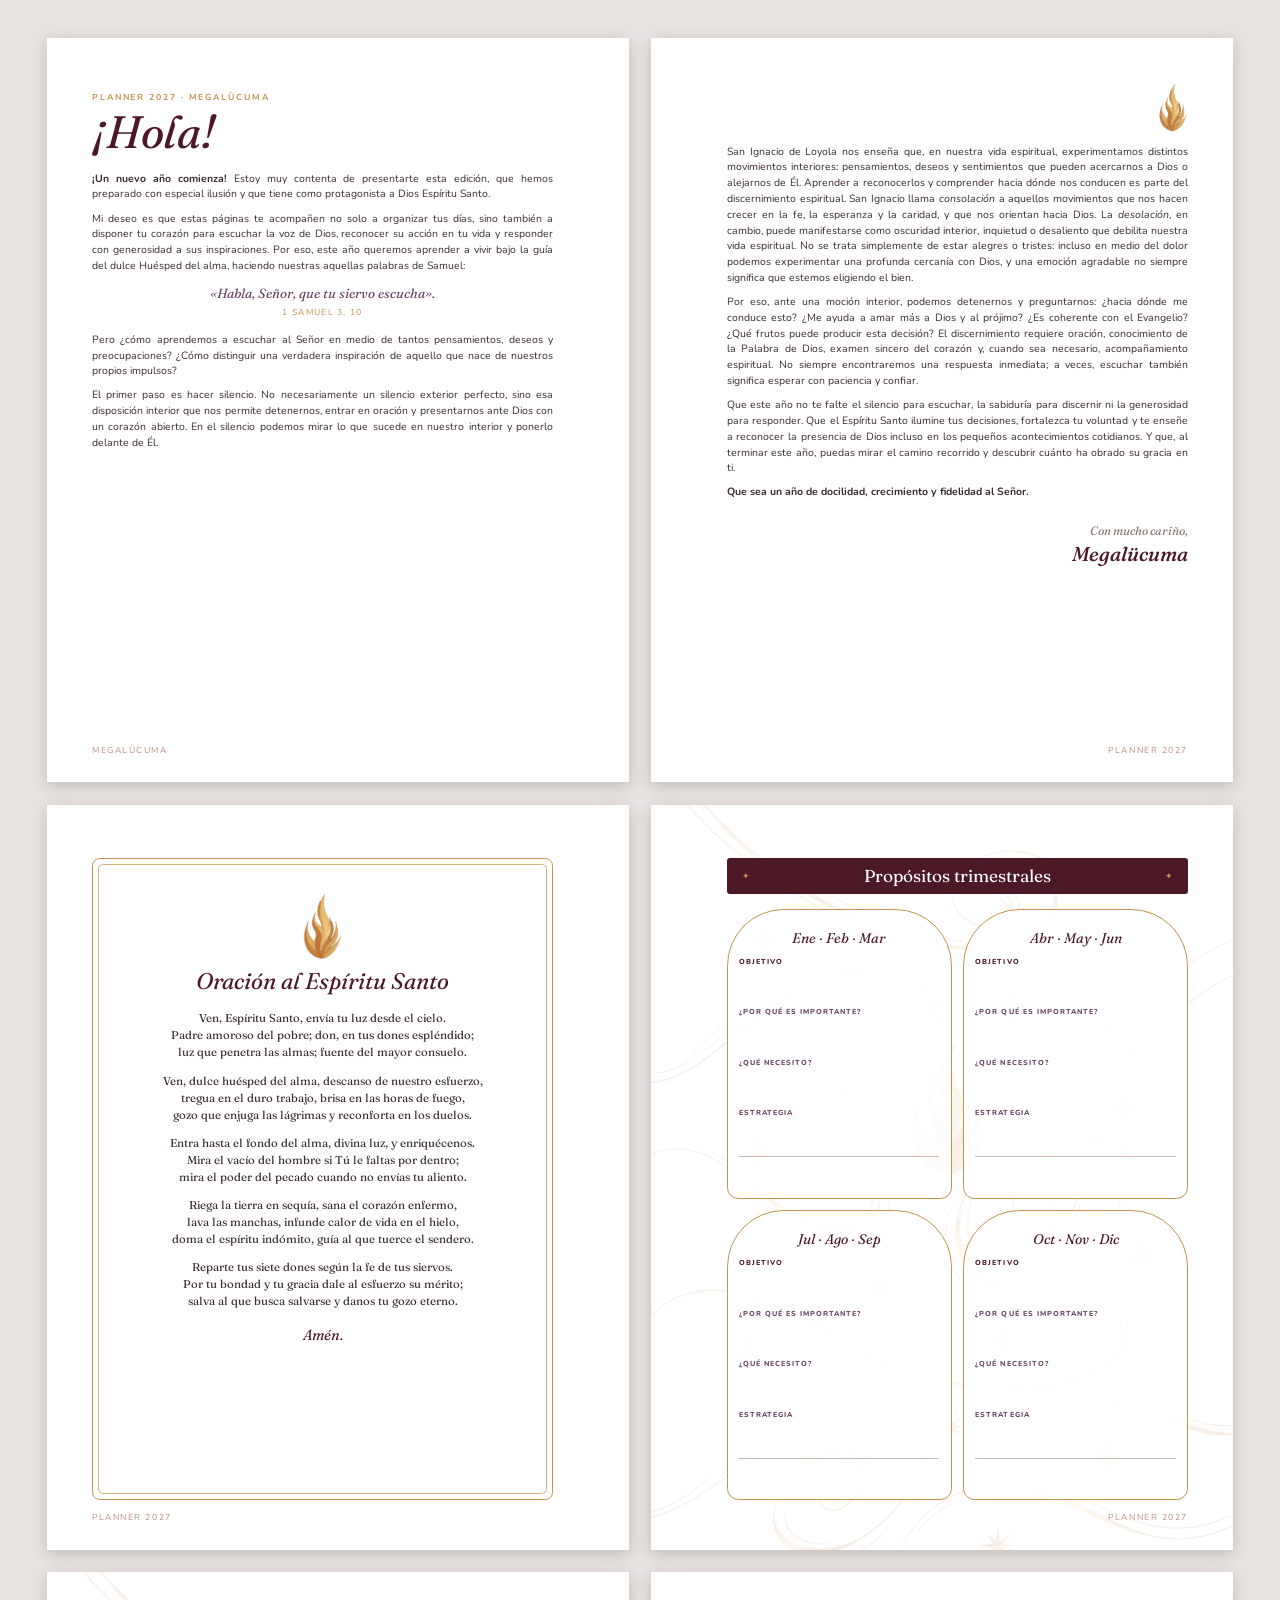
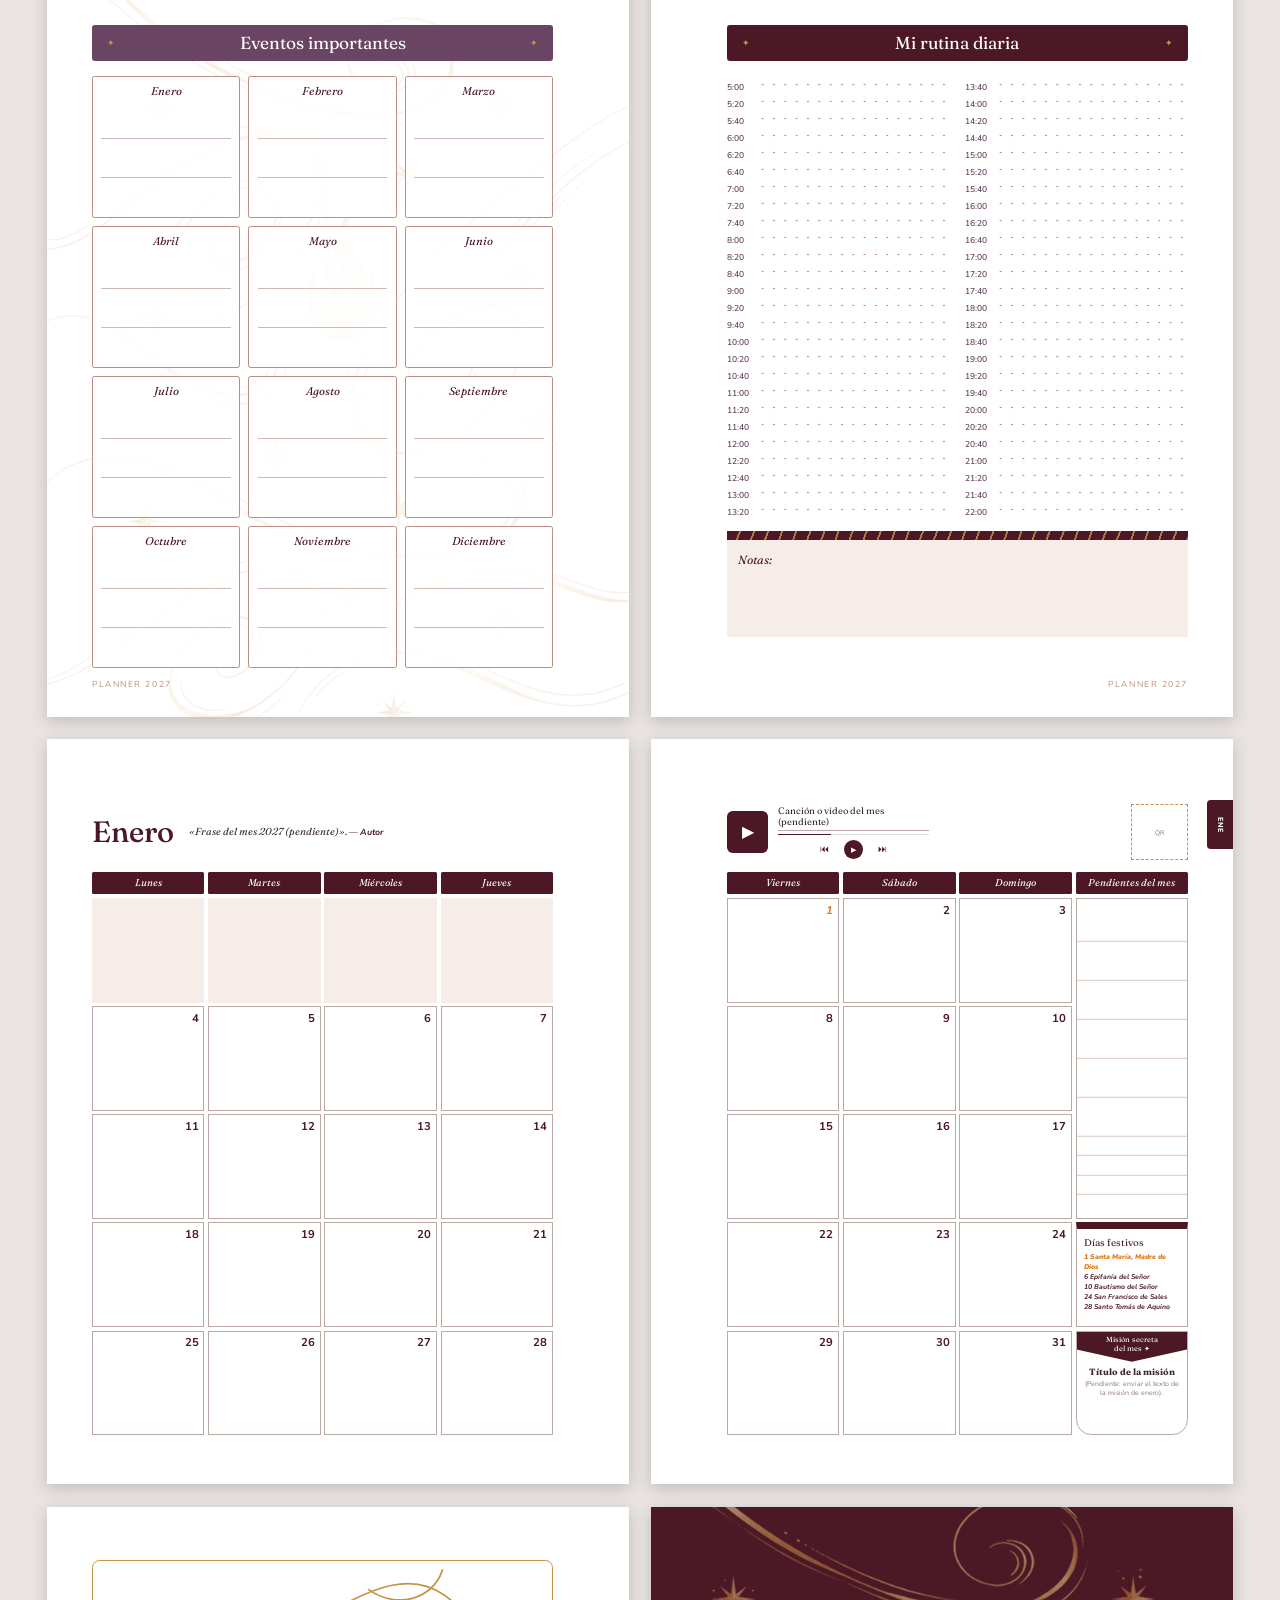
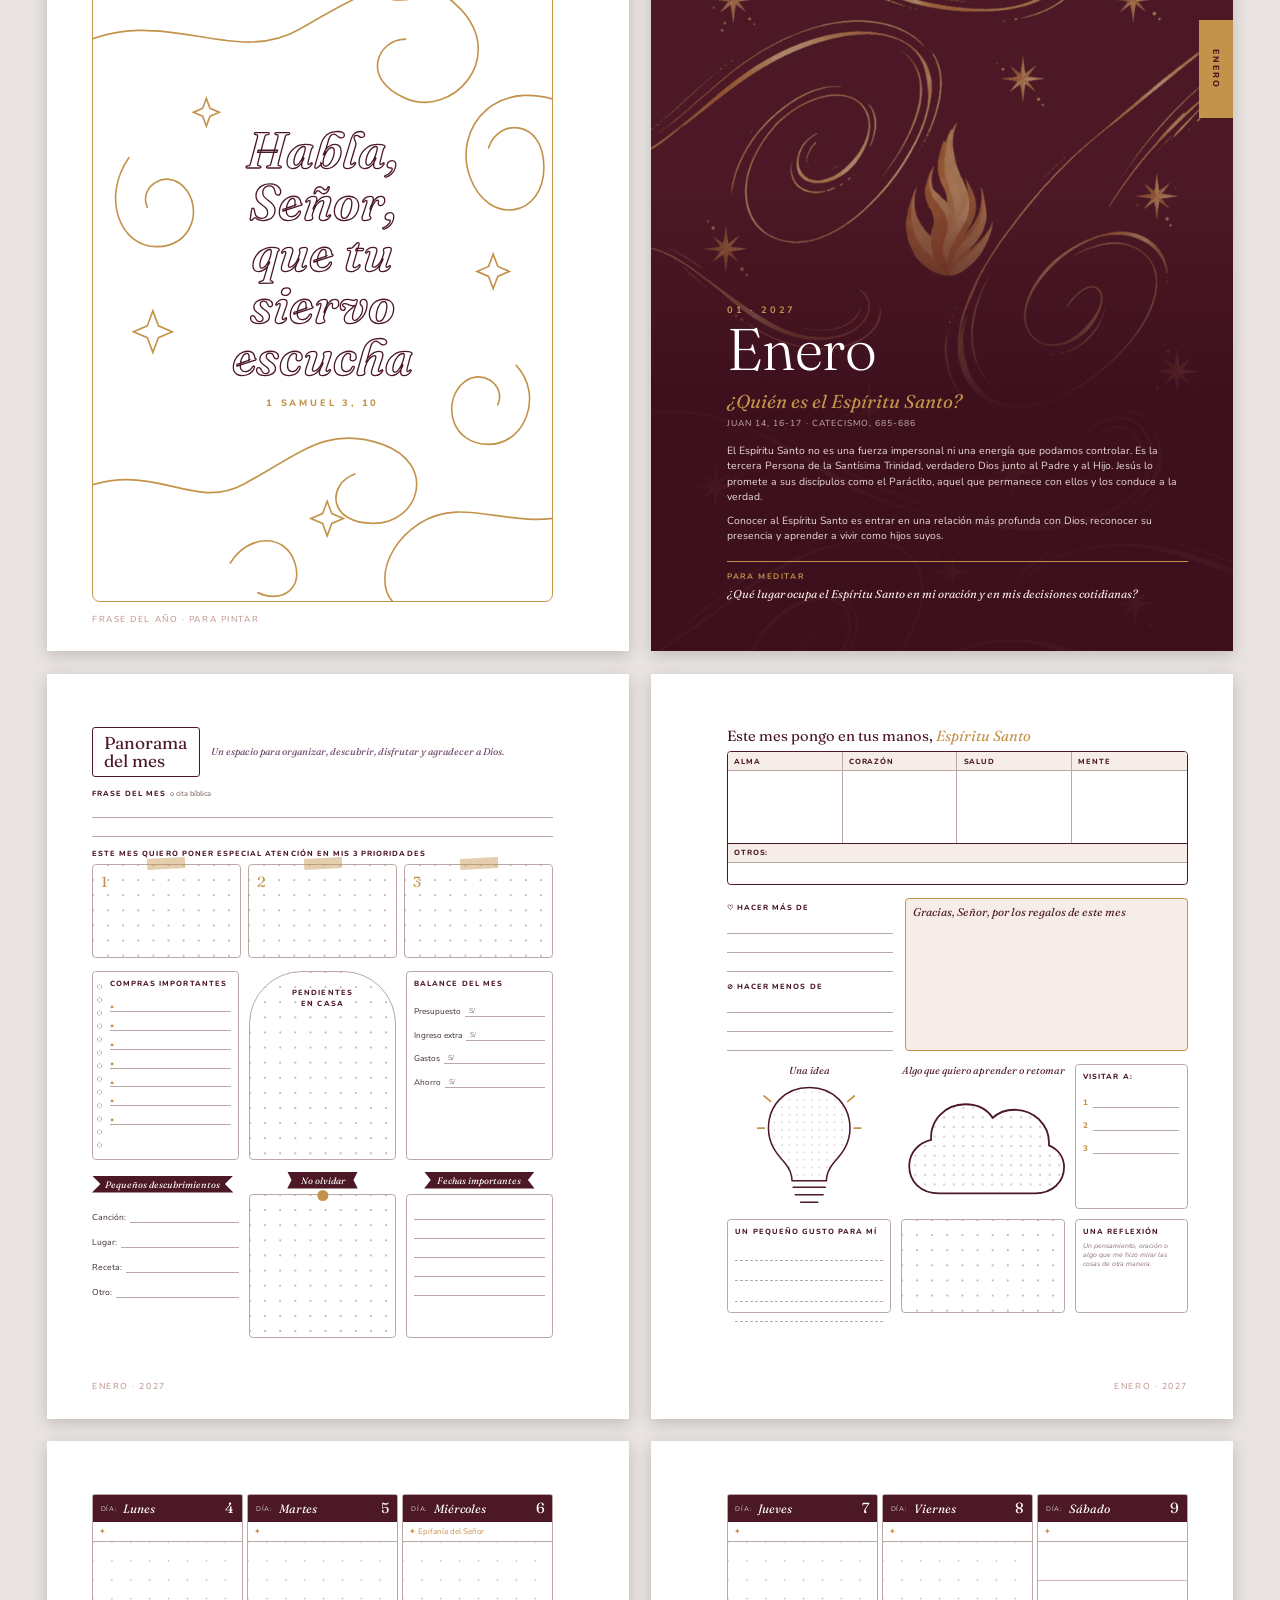
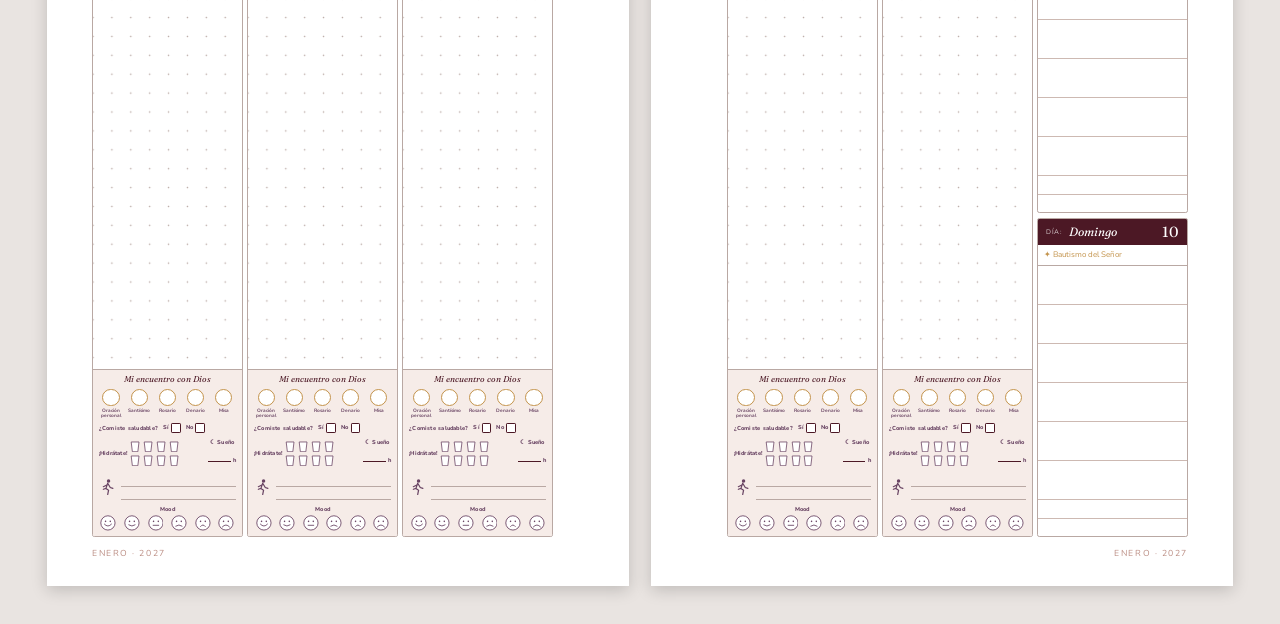
<file: agenda-2027/muestra.html>
<!doctype html>
<html lang="es">
<head>
<meta charset="utf-8">
<title>Planner 2027 · Muestra</title>
<link rel="preconnect" href="https://fonts.googleapis.com">
<link href="https://fonts.googleapis.com/css2?family=Fraunces:ital,opsz,wght@0,9..144,300..700;1,9..144,300..600&family=Nunito:ital,wght@0,400..800;1,400..600&display=swap" rel="stylesheet">
<style>
/* Página final 14,8 × 19,1 cm + 3 mm de sangrado por lado = 15,4 × 19,7 cm */
@page { size: 154mm 197mm; margin: 0; }
:root{
  --borgona:#4c1825; --rose:#bb8d83; --olivo:#4a4526; --uva:#694463; --oro:#c3934b;
  --tinta:#3a2a2c; --suave:#8a7470; --linea:#d9c8c2; --fondo-rose:#f6ece8; --feriado:#e07a12;
}
*{box-sizing:border-box;margin:0;padding:0}
html,body{background:#fff}
body{font-family:'Nunito',sans-serif;color:var(--tinta);-webkit-print-color-adjust:exact;print-color-adjust:exact}
.page{width:154mm;height:197mm;position:relative;overflow:hidden;page-break-after:always;break-after:page;background:#fff}
/* zona segura: 3 mm sangrado + 9 mm exterior, 17 mm hacia el lomo, 11 mm arriba/abajo */
.safe{position:absolute;top:14mm;bottom:13mm}
.verso .safe{left:12mm;right:20mm}   /* página izquierda: lomo a la derecha */
.recto .safe{left:20mm;right:12mm}   /* página derecha: lomo a la izquierda */
h1,h2,h3,.serif{font-family:'Fraunces',serif;font-weight:500;color:var(--borgona)}
.folio{position:absolute;bottom:7mm;font-size:6.5pt;letter-spacing:.18em;text-transform:uppercase;color:var(--rose)}
.verso .folio{left:12mm} .recto .folio{right:12mm}
.eyebrow{font-size:6.5pt;letter-spacing:.22em;text-transform:uppercase;color:var(--oro);font-weight:700}

/* ---------- HOLA ---------- */
.hola h1{font-size:34pt;font-style:italic;font-weight:400;line-height:1;margin:2mm 0 4mm}
.hola p{font-size:7.9pt;line-height:1.5;margin-bottom:2.2mm;text-align:justify;hyphens:auto}
.hola .cita{font-family:'Fraunces',serif;font-style:italic;font-size:10pt;color:var(--uva);text-align:center;margin:3mm 4mm 3.5mm;line-height:1.35}
.hola .cita small{display:block;font-family:'Nunito';font-style:normal;font-size:6.5pt;letter-spacing:.15em;color:var(--oro);margin-top:1mm;text-transform:uppercase}
.firma{margin-top:5mm;text-align:right}
.firma em{font-family:'Fraunces',serif;font-size:9pt;color:var(--suave)}
.firma b{display:block;font-family:'Fraunces',serif;font-weight:500;font-size:15pt;color:var(--borgona);font-style:italic}
.llama-esq{position:absolute;width:14mm;opacity:.95}

/* ---------- ORACIÓN ---------- */
.oracion .marco{position:absolute;inset:0;border:.35mm solid var(--oro);border-radius:2mm}
.oracion .marco::after{content:"";position:absolute;inset:1.4mm;border:.15mm solid var(--oro);border-radius:1.4mm;opacity:.7}
.oracion .dentro{position:absolute;inset:9mm 9mm;text-align:center;display:flex;flex-direction:column;align-items:center}
.oracion img{width:11mm;margin-bottom:2mm}
.oracion h2{font-size:17pt;font-style:italic;font-weight:400;margin-bottom:4mm}
.oracion p{font-family:'Fraunces',serif;font-size:8.6pt;line-height:1.48;margin-bottom:3mm;color:var(--tinta)}
.oracion .amen{font-style:italic;color:var(--borgona);font-size:11pt;margin-top:1mm}

/* ---------- CARÁTULA ---------- */
.caratula{background:var(--borgona);color:#f4e7df}
.caratula .orn{position:absolute;inset:-10mm -18mm;background:url(img/ornamento.png) center/cover no-repeat;opacity:.55}
.caratula::after{content:"";position:absolute;left:0;right:0;bottom:0;height:62%;background:linear-gradient(to top,rgba(60,15,28,.92) 55%,rgba(60,15,28,0))}
.caratula .safe{z-index:1;display:flex;flex-direction:column;justify-content:flex-end}
.caratula .mes{font-family:'Fraunces',serif;font-weight:300;font-size:44pt;line-height:.9;color:#fff;letter-spacing:-.01em}
.caratula .num{font-size:7pt;letter-spacing:.3em;color:var(--oro);font-weight:700;margin-bottom:2mm}
.caratula h2{color:var(--oro);font-style:italic;font-weight:400;font-size:14pt;margin:4mm 0 1mm;line-height:1.2}
.caratula .ref{font-size:6.5pt;letter-spacing:.12em;text-transform:uppercase;opacity:.75;margin-bottom:3.5mm}
.caratula p{font-size:7.8pt;line-height:1.5;margin-bottom:2mm;opacity:.95}
.caratula .meditar{margin-top:2.5mm;border-top:.25mm solid var(--oro);padding-top:2.5mm;font-family:'Fraunces',serif;font-style:italic;font-size:8.6pt;line-height:1.4}
.caratula .meditar span{font-family:'Nunito';font-style:normal;font-size:6pt;letter-spacing:.2em;text-transform:uppercase;color:var(--oro);display:block;margin-bottom:1mm;font-weight:700}
.pestana{position:absolute;right:0;top:30mm;width:9mm;height:26mm;background:var(--oro);display:flex;align-items:center;justify-content:center}
.pestana span{transform:rotate(90deg);font-size:6.5pt;letter-spacing:.25em;font-weight:800;color:var(--borgona);white-space:nowrap}

/* ---------- CALENDARIO HIGHLIGHTS ---------- */
.cal .top{display:flex;justify-content:space-between;align-items:flex-end;margin-bottom:2.5mm}
.cal h2{font-size:24pt;font-weight:400;line-height:.95}
.cal h2 i{font-weight:300;color:var(--rose)}
.cal .frase{font-family:'Fraunces',serif;font-style:italic;font-size:8pt;color:var(--uva);line-height:1.35;margin-bottom:3mm;padding-left:3mm;border-left:.5mm solid var(--oro)}
.grid{display:grid;grid-template-columns:repeat(7,1fr);border-top:.3mm solid var(--borgona)}
.grid .dow{font-size:5.6pt;font-weight:800;letter-spacing:.15em;text-align:center;color:var(--borgona);padding:1.2mm 0}
.grid .d{height:15.5mm;border-top:.15mm solid var(--linea);border-left:.15mm solid var(--linea);padding:.8mm 1mm;font-size:7pt;font-weight:700;color:var(--tinta);position:relative}
.grid .d:nth-child(7n+1){border-left:none}
.grid .d.vacio{background:var(--fondo-rose)}
.grid .d.dom{color:var(--borgona)}
.grid .d .fiesta{position:absolute;left:1mm;right:.8mm;bottom:.8mm;font-size:4.6pt;line-height:1.15;font-weight:600;color:var(--uva)}
.grid .d.feriado{color:var(--feriado)} .grid .d.feriado .fiesta{color:var(--feriado);font-style:italic}
.grid .d .fiesta.precepto{font-weight:900}
.cal .bajo{display:grid;grid-template-columns:1fr 23mm;gap:3mm;margin-top:3mm}
.caja{border:.2mm solid var(--rose);border-radius:1.5mm;padding:2mm 2.5mm}
.caja .t{font-size:5.8pt;font-weight:800;letter-spacing:.18em;text-transform:uppercase;color:var(--borgona);margin-bottom:1mm}
.mision p{font-size:7pt;line-height:1.4}
.qr{border:.2mm dashed var(--oro);border-radius:1.5mm;display:flex;flex-direction:column;align-items:center;justify-content:center;text-align:center;font-size:5.5pt;color:var(--suave);padding:1.5mm}
.qr .cuadro{width:15mm;height:15mm;background:repeating-linear-gradient(45deg,#eee 0 1mm,#fff 1mm 2mm);margin-bottom:1mm}
.santoral{margin-top:3mm}
.santoral li{list-style:none;font-size:6.6pt;line-height:1.55;display:flex;gap:2mm}
.santoral li b{width:5mm;color:var(--borgona)}
.santoral li.fer{color:var(--feriado);font-style:italic}
.santoral li.pre span{font-weight:800}
.lineas{background:repeating-linear-gradient(to bottom,transparent 0 5.6mm,var(--linea) 5.6mm 5.75mm)}
.notas{flex:1}

/* ---------- PANORAMA ---------- */
.panorama h2{font-size:20pt;font-style:italic;font-weight:400;margin:1mm 0 3.5mm}
.panorama .fr{background:var(--fondo-rose);border-radius:2mm;padding:4mm 5mm;text-align:center;margin-bottom:4mm}
.panorama .fr .t{font-size:5.8pt;font-weight:800;letter-spacing:.2em;color:var(--oro);text-transform:uppercase;margin-bottom:1.5mm}
.panorama .fr .l{height:12mm}
.metas li{list-style:none;display:flex;align-items:flex-end;gap:2.5mm;height:8.5mm;border-bottom:.15mm solid var(--linea)}
.metas li b{font-family:'Fraunces',serif;font-size:13pt;color:var(--oro);font-weight:400;line-height:1}
.dos{display:grid;grid-template-columns:1fr 1fr;gap:3mm;margin:4mm 0}
.dos .caja{height:33mm}
.dos .caja .ico{float:right;color:var(--oro);font-size:8pt}
.agradecer{height:41mm}
.titulo-sec{font-size:5.8pt;font-weight:800;letter-spacing:.18em;text-transform:uppercase;color:var(--borgona);margin-bottom:1mm}

/* ---------- SEMANA ---------- */
.sem .cab{display:flex;justify-content:space-between;align-items:flex-end;border-bottom:.3mm solid var(--borgona);padding-bottom:1.5mm;margin-bottom:2mm;height:11mm}
.sem .cab h3{font-size:15pt;font-weight:400;font-style:italic;line-height:1}
.sem .cab .r{font-size:6pt;letter-spacing:.18em;text-transform:uppercase;color:var(--suave);font-weight:700}
.cols{display:grid;grid-template-columns:repeat(3,1fr);gap:2.2mm;height:calc(100% - 13mm)}
.dia{display:flex;flex-direction:column;min-height:0}
.dia .h{display:flex;align-items:baseline;gap:1.3mm;border-bottom:.15mm solid var(--rose);padding-bottom:.6mm;margin-bottom:.6mm}
.dia .h .n{font-family:'Fraunces',serif;font-size:15pt;color:var(--borgona);line-height:1;font-weight:400}
.dia .h .w{font-size:5.6pt;letter-spacing:.15em;text-transform:uppercase;font-weight:800;color:var(--borgona)}
.dia .santo{font-size:5pt;color:var(--uva);font-style:italic;min-height:2.6mm;line-height:1.2}
.dia .escribir{flex:1;background:repeating-linear-gradient(to bottom,transparent 0 4.9mm,var(--linea) 4.9mm 5.05mm)}
.track{display:flex;justify-content:space-between;padding:1.2mm 0 1mm;border-top:.15mm solid var(--rose);margin-top:.8mm}
.track span{display:flex;flex-direction:column;align-items:center;font-size:3.9pt;letter-spacing:.05em;text-transform:uppercase;color:var(--suave);font-weight:700;gap:.5mm}
.track i{width:2.6mm;height:2.6mm;border:.18mm solid var(--oro);border-radius:50%}
.gracias{background:var(--fondo-rose);border-radius:1.2mm;padding:1mm 1.5mm;height:11.5mm}
.gracias .t{font-family:'Fraunces',serif;font-style:italic;font-size:6.2pt;color:var(--borgona)}
.finde{display:flex;flex-direction:column;gap:2mm;min-height:0}
.finde .dia{flex:1}
.finde .gracias{height:8.5mm}
.finde .dia .escribir{background:repeating-linear-gradient(to bottom,transparent 0 4.9mm,var(--linea) 4.9mm 5.05mm)}


/* ---------- comunes (modelo 2026) ---------- */
.banda{position:relative;background:var(--m,var(--borgona));color:#fff;text-align:center;font-family:'Fraunces',serif;font-size:13pt;font-weight:400;height:9.5mm;line-height:9.5mm;border-radius:.8mm;margin-bottom:4mm}
.banda::before,.banda::after{content:"✦";position:absolute;top:0;font-size:7pt;color:var(--oro)}
.banda::before{left:4mm}.banda::after{right:4mm}
.fondo-orn{position:absolute;inset:0;background:url(img/ornamento.png) center/105% auto no-repeat;opacity:.13}
.lin{background:repeating-linear-gradient(to bottom,transparent 0 5mm,var(--lc,#cdb9b2) 5mm 5.15mm)}

/* ---------- PROPÓSITOS TRIMESTRALES ---------- */
.prop .cuatro{display:grid;grid-template-columns:1fr 1fr;grid-template-rows:1fr 1fr;gap:3mm;height:calc(100% - 13.5mm)}
.arco{position:relative;border:.25mm solid var(--oro);border-radius:15mm 15mm 3mm 3mm;padding:5mm 3mm 3mm;background:rgba(255,255,255,.85);display:flex;flex-direction:column}
.arco h4{font-family:'Fraunces',serif;font-style:italic;font-weight:400;font-size:10.5pt;text-align:center;color:var(--borgona);margin-bottom:1.5mm}
.arco .q{font-size:5.4pt;font-weight:800;letter-spacing:.14em;text-transform:uppercase;color:var(--uva);margin-top:1.2mm}
.arco .q.obj{color:var(--borgona)}
.arco .ln{height:9.5mm}
.arco .ln.big{height:9.5mm}

/* ---------- EVENTOS ---------- */
.eventos .doce{display:grid;grid-template-columns:repeat(3,1fr);grid-template-rows:repeat(4,1fr);gap:2.2mm;height:calc(100% - 13.5mm)}
.mesbox{border:.2mm solid var(--rose);background:rgba(255,255,255,.88);padding:1.8mm 2.2mm 1.5mm;display:flex;flex-direction:column;border-radius:.6mm}
.mesbox h5{font-family:'Fraunces',serif;font-style:italic;font-weight:400;font-size:8.5pt;text-align:center;color:var(--borgona);margin-bottom:.5mm}
.mesbox .lin{flex:1}

/* ---------- RUTINA ---------- */
.rutina .horas{display:grid;grid-template-columns:1fr 1fr;column-gap:4mm;margin-bottom:3.5mm}
.rutina .h{display:flex;align-items:flex-end;height:4.5mm;font-size:6.4pt;color:var(--uva);font-weight:600}
.rutina .h b{width:8mm;font-weight:600}
.rutina .h span{flex:1;height:100%;background-image:radial-gradient(circle,var(--rose) .22mm,transparent .3mm);background-size:3mm 4.5mm;background-position:0 100%}
.rutina .notas{border-top:2.4mm solid var(--borgona);background:var(--fondo-rose);height:28mm;padding:2mm 3mm;position:relative}
.rutina .notas::before{content:"";position:absolute;left:0;right:0;top:-2.4mm;height:2.4mm;background:repeating-linear-gradient(110deg,transparent 0 3mm,rgba(195,147,75,.8) 3mm 3.5mm)}
.rutina .notas em{font-family:'Fraunces',serif;color:var(--borgona);font-size:9pt}

/* ---------- CALENDARIO (doble página, modelo 2026) ---------- */
.cm .cab{height:21mm;display:flex;align-items:center;gap:4mm}
.cm .cab h2{font-family:'Fraunces',serif;font-weight:500;font-size:22pt;color:var(--m);line-height:1}
.cm .cab .fr{font-size:6.6pt;line-height:1.4;color:var(--tinta);flex:1}
.cm .cab .fr i{font-family:'Fraunces',serif;font-size:7.6pt}
.cm .cab .fr b{color:var(--m);font-style:italic}
.cm .rejilla{display:grid;grid-template-columns:repeat(4,1fr);gap:1mm;height:calc(100% - 21mm)}
.cm .dw{background:var(--m);color:#fff;font-family:'Fraunces',serif;font-style:italic;font-size:7.5pt;text-align:center;height:6mm;line-height:6mm;border-radius:.4mm}
.cm .c{border:.18mm solid #b9a8a3;position:relative;background:#fff}
.cm .c .n{position:absolute;top:1mm;right:1.3mm;font-size:8.5pt;font-weight:700;color:var(--m)}
.cm .c.fer .n{color:var(--feriado);font-style:italic}
.cm .c.vacio{background:var(--fondo-rose);border-color:transparent}
.cm .pend{border:.18mm solid #b9a8a3;padding:1.5mm 2mm}
.cm .festivos{border:.18mm solid #b9a8a3;padding:1.6mm 2mm;border-top:2mm solid var(--m)}
.cm .festivos .t{font-family:'Fraunces',serif;font-size:7.4pt;color:var(--m);margin-bottom:.8mm}
.cm .festivos li{list-style:none;font-size:5.2pt;line-height:1.45;font-style:italic;font-weight:700;color:var(--m)}
.cm .festivos li.fer{color:var(--feriado)}
.cm .festivos li.pre{font-weight:900}
.cm .mision{border:.18mm solid #b9a8a3;border-radius:0 0 4mm 4mm;text-align:center;padding:0 2mm 1.5mm;position:relative}
.cm .mision .cinta{background:var(--m);color:#fff;font-family:'Fraunces',serif;font-size:5.6pt;padding:1mm 0 2.2mm;margin:0 -2mm 1.2mm;clip-path:polygon(0 0,100% 0,100% 60%,50% 100%,0 60%)}
.cm .mision b{display:block;font-family:'Fraunces',serif;font-size:6.8pt;color:var(--tinta);margin-bottom:.5mm}
.cm .mision p{font-size:5.2pt;line-height:1.35;color:var(--suave)}
.player{display:flex;align-items:center;gap:2.5mm;flex:1}
.player .ico{width:11mm;height:11mm;border-radius:1.5mm;background:var(--m);display:flex;align-items:center;justify-content:center;color:#fff;font-size:12pt}
.player .info{flex:1;max-width:40mm}
.player .tt{font-family:'Fraunces',serif;font-size:7pt;color:var(--tinta);border-bottom:.15mm solid #b9a8a3;padding-bottom:.6mm;margin-bottom:.8mm}
.player .bar{height:.5mm;background:#ddd;position:relative;margin-bottom:1.2mm}.player .bar::before{content:"";position:absolute;left:0;top:0;bottom:0;width:35%;background:var(--m)}
.player .ctl{display:flex;justify-content:center;gap:4mm;color:var(--m);font-size:7pt;align-items:center}
.player .ctl .pl{width:5mm;height:5mm;border-radius:50%;background:var(--m);color:#fff;display:flex;align-items:center;justify-content:center;font-size:5pt}
.qrbox{width:15mm;height:15mm;border:.2mm dashed var(--oro);display:flex;align-items:center;justify-content:center;font-size:5pt;color:var(--suave);text-align:center}

.pestana-mes{position:absolute;right:0;width:7mm;height:13mm;background:var(--m);color:#fff;font-size:5.5pt;font-weight:800;letter-spacing:.08em;writing-mode:vertical-rl;display:flex;align-items:center;justify-content:center;border-radius:1mm 0 0 1mm}


/* ---------- HOJA SEMANAL (boceto 2027) ---------- */
.sw .cols{display:grid;grid-template-columns:repeat(3,1fr);gap:1.2mm;height:100%}
.sw .col{display:flex;flex-direction:column;min-height:0;border:.2mm solid #b9a8a3;border-radius:.6mm;overflow:hidden}
.sw .dh{background:var(--m);color:#fff;height:7mm;display:flex;align-items:center;padding:0 2mm;gap:1.5mm}
.sw .dh small{font-size:5pt;letter-spacing:.12em;text-transform:uppercase;opacity:.8}
.sw .dh b{font-family:'Fraunces',serif;font-weight:400;font-style:italic;font-size:9pt}
.sw .dh .num{margin-left:auto;font-family:'Fraunces',serif;font-size:11pt}
.sw .imp{height:5.5mm;border-bottom:.2mm solid #b9a8a3;display:flex;align-items:center;padding:0 1.6mm;font-size:6pt;color:var(--oro)}
.sw .puntos{flex:1;background-image:radial-gradient(circle,#b9a8a3 .2mm,transparent .28mm);background-size:5mm 5mm;background-position:2.5mm 2.5mm}
.sw .rayas{flex:1;background:repeating-linear-gradient(to bottom,transparent 0 5mm,#cdb9b2 5mm 5.15mm)}
.trk{border-top:.2mm solid #b9a8a3;background:var(--fondo-rose);padding:1.2mm 1.5mm 1.3mm;height:44mm;display:flex;flex-direction:column;justify-content:space-between}
.trk .tt{font-family:'Fraunces',serif;font-style:italic;font-size:6.4pt;color:var(--m);text-align:center;line-height:1}
.trk .lb{font-size:4.3pt;font-weight:800;color:var(--uva);letter-spacing:.04em}
.dios{display:flex;justify-content:space-between}
.dios span{display:flex;flex-direction:column;align-items:center;gap:.4mm;font-size:3.6pt;color:var(--uva);font-weight:700;text-align:center;width:6.6mm;line-height:1.05}
.dios i{width:4.6mm;height:4.6mm;border:.22mm solid var(--oro);border-radius:50%;background:#fff}
.fila{display:flex;align-items:center;gap:1.3mm}
.cb{width:2.6mm;height:2.6mm;border:.2mm solid var(--m);background:#fff;border-radius:.3mm;display:inline-block;vertical-align:middle;margin-left:.5mm}
.vasos{display:grid;grid-template-columns:repeat(4,2.7mm);gap:.6mm .7mm}
.vasos svg{width:2.7mm;height:3.1mm}
.sueno{margin-left:auto;text-align:center}
.sueno .h{display:inline-block;width:6mm;border-bottom:.2mm solid var(--m);height:3mm}
.act{display:flex;gap:1.3mm;align-items:center}
.act .ls{flex:1}
.act .ls div{height:3.4mm;border-bottom:.2mm solid #b9a8a3}
.mood{display:flex;justify-content:space-between;padding:0 .5mm}
.mood svg{width:4.2mm;height:4.2mm}
.sw .finde{display:flex;flex-direction:column;gap:1.2mm;min-height:0}
.sw .finde .col{flex:1}


/* ---------- PANORAMA (doble página, boceto 2027) ---------- */
.pn{--l:#b9a8a3}
.pn .t{font-size:5.6pt;font-weight:800;letter-spacing:.14em;text-transform:uppercase;color:var(--m)}
.pn .caja{border:.2mm solid var(--l);border-radius:1mm;background:#fff;padding:1.6mm 2mm;position:relative}
.pn .pts{background-image:radial-gradient(circle,#c9b6b0 .2mm,transparent .28mm);background-size:4mm 4mm;background-position:2mm 2mm}
.pn .ln{border-bottom:.2mm solid var(--l);height:5mm}
.pn-cab{display:flex;gap:3mm;align-items:center;margin-bottom:3mm}
.pn-cab .titulo{border:.35mm solid var(--m);padding:1.5mm 3mm;font-family:'Fraunces',serif;font-size:13pt;color:var(--m);line-height:1.05;border-radius:.8mm}
.pn-cab p{font-family:'Fraunces',serif;font-style:italic;font-size:7.4pt;color:var(--uva);line-height:1.35}
.pn .frase{margin-bottom:3mm}
.pn .frase .t span{font-weight:600;text-transform:none;letter-spacing:0;color:var(--suave);font-size:5.6pt}
.prio{display:grid;grid-template-columns:repeat(3,1fr);gap:2mm;margin:1.2mm 0 3.5mm}
.prio .caja{height:25mm}
.prio .caja::before{content:"";position:absolute;top:-1.6mm;left:50%;transform:translateX(-50%) rotate(-3deg);width:10mm;height:3mm;background:rgba(195,147,75,.45)}
.prio .caja b{font-family:'Fraunces',serif;color:var(--oro);font-size:11pt;font-weight:400}
.tri{display:grid;grid-template-columns:1fr 1fr 1fr;gap:2.5mm}
.compras{padding-left:4.5mm!important}
.compras::before{content:"";position:absolute;left:1.2mm;top:2mm;bottom:2mm;width:1.4mm;background:radial-gradient(circle,#fff .45mm,var(--l) .5mm,var(--l) .62mm,transparent .7mm) 0 0/1.4mm 3.5mm repeat-y}
.compras .ln::before{content:"•";color:var(--oro);margin-right:1mm;font-size:6pt}
.arquito{border-radius:14mm 14mm 1mm 1mm!important}
.balance .f{display:flex;align-items:flex-end;gap:1mm;height:6.3mm;font-size:6.2pt;color:var(--tinta)}
.balance .f span{flex:1;border-bottom:.2mm solid var(--l);font-size:5.4pt;color:var(--suave);padding-left:1mm}
.cinta-t{display:inline-block;background:var(--m);color:#fff;font-family:'Fraunces',serif;font-style:italic;font-size:7pt;padding:.8mm 3.5mm;margin:0 0 1.5mm;clip-path:polygon(0 0,100% 0,94% 50%,100% 100%,0 100%,6% 50%)}
.descub .f{display:flex;align-items:flex-end;height:6.6mm;font-size:6.4pt;gap:1mm;color:var(--tinta)}
.descub .f i{flex:1;border-bottom:.2mm solid var(--l)}
.pin{position:absolute;top:-1.4mm;left:50%;width:3mm;height:3mm;border-radius:50%;background:var(--oro);transform:translateX(-50%)}
/* página derecha */
.manos h3{font-family:'Fraunces',serif;font-weight:400;font-size:11pt;color:var(--m);margin-bottom:1.6mm}
.manos h3 i{color:var(--oro)}
.tabla{display:grid;grid-template-columns:repeat(4,1fr);border:.25mm solid var(--m);border-radius:1mm;overflow:hidden}
.tabla div{border-right:.2mm solid var(--l);height:24mm}
.tabla div:nth-child(4){border-right:none}
.tabla div span,.otros span{display:block;background:var(--fondo-rose);font-size:5.6pt;font-weight:800;letter-spacing:.12em;text-transform:uppercase;color:var(--m);padding:1mm 1.6mm;border-bottom:.2mm solid var(--l)}
.otros{grid-column:1/-1;height:11mm!important;border-top:.25mm solid var(--m);border-right:none!important}
.otros span{display:inline-block;border:none;background:none}
.masmenos{display:grid;grid-template-columns:44mm 1fr;gap:3mm;margin:3.5mm 0}
.masmenos .mm .t{margin-bottom:.5mm;margin-top:1mm}
.gracias-box{border:.25mm solid var(--oro)!important;background:var(--fondo-rose)!important}
.gracias-box .gt{font-family:'Fraunces',serif;font-style:italic;font-size:8.5pt;color:var(--m);margin-bottom:1mm}
.abajo{display:grid;grid-template-columns:1fr 1fr 30mm;grid-template-rows:minmax(0,1fr) 25mm;gap:2.5mm;height:66mm}
.forma{min-height:0}.forma svg{min-height:0}
.forma{position:relative;display:flex;flex-direction:column;align-items:center}
.forma svg{width:100%;flex:1}
.forma .t{text-align:center;margin-bottom:1mm;font-family:'Fraunces',serif;font-style:italic;text-transform:none;letter-spacing:0;font-weight:400;font-size:7.6pt}
.visitar .f{display:flex;align-items:flex-end;gap:1.2mm;height:6mm;font-size:6pt;color:var(--oro);font-weight:800}
.visitar .f i{flex:1;border-bottom:.2mm solid var(--l)}
.gusto .ola{height:5.4mm;border-bottom:.2mm dashed var(--l)}
.reflex p{font-size:5.2pt;color:var(--suave);font-style:italic;line-height:1.3;margin:.6mm 0 1mm}
/* ---------- FRASE (para pintar) ---------- */
.frasep svg.rem{position:absolute;inset:0;width:100%;height:100%}
.frasep .txt{position:absolute;left:0;right:0;top:50%;transform:translateY(-55%);text-align:center}
.frasep .txt div{font-family:'Fraunces',serif;font-style:italic;font-weight:600;font-size:38pt;line-height:1.02;color:transparent;-webkit-text-stroke:.35mm var(--borgona)}
.frasep .txt small{display:block;margin-top:4mm;font-size:7pt;letter-spacing:.3em;text-transform:uppercase;color:var(--oro);font-weight:800}
.frasep .marco2{position:absolute;inset:0;border:.3mm solid var(--oro);border-radius:2mm}

/* vista previa en pantalla */
@media screen{
  body{background:#e9e4e1;padding:10mm;display:flex;flex-wrap:wrap;gap:6mm;justify-content:center}
  .page{box-shadow:0 1mm 4mm rgba(0,0,0,.18)}
}
</style>
</head>
<body>

<section class="page verso hola">
  <div class="safe">
    <div class="eyebrow">Planner 2027 · Megalücuma</div>
    <h1>¡Hola!</h1>
    <p><b>¡Un nuevo año comienza!</b> Estoy muy contenta de presentarte esta edición, que hemos preparado con especial ilusión y que tiene como protagonista a Dios Espíritu Santo.</p>
    <p>Mi deseo es que estas páginas te acompañen no solo a organizar tus días, sino también a disponer tu corazón para escuchar la voz de Dios, reconocer su acción en tu vida y responder con generosidad a sus inspiraciones. Por eso, este año queremos aprender a vivir bajo la guía del dulce Huésped del alma, haciendo nuestras aquellas palabras de Samuel:</p>
    <div class="cita">«Habla, Señor, que tu siervo escucha».<small>1 Samuel 3, 10</small></div>
    <p>Pero ¿cómo aprendemos a escuchar al Señor en medio de tantos pensamientos, deseos y preocupaciones? ¿Cómo distinguir una verdadera inspiración de aquello que nace de nuestros propios impulsos?</p>
    <p>El primer paso es hacer silencio. No necesariamente un silencio exterior perfecto, sino esa disposición interior que nos permite detenernos, entrar en oración y presentarnos ante Dios con un corazón abierto. En el silencio podemos mirar lo que sucede en nuestro interior y ponerlo delante de Él.</p>
  </div>
  <div class="folio">Megalücuma</div>
</section>
<section class="page recto hola">
  <img class="llama-esq" src="img/llama.png" style="right:12mm;top:12mm;width:8mm" alt="">
  <div class="safe" style="top:28mm">
    <p>San Ignacio de Loyola nos enseña que, en nuestra vida espiritual, experimentamos distintos movimientos interiores: pensamientos, deseos y sentimientos que pueden acercarnos a Dios o alejarnos de Él. Aprender a reconocerlos y comprender hacia dónde nos conducen es parte del discernimiento espiritual. San Ignacio llama <i>consolación</i> a aquellos movimientos que nos hacen crecer en la fe, la esperanza y la caridad, y que nos orientan hacia Dios. La <i>desolación</i>, en cambio, puede manifestarse como oscuridad interior, inquietud o desaliento que debilita nuestra vida espiritual. No se trata simplemente de estar alegres o tristes: incluso en medio del dolor podemos experimentar una profunda cercanía con Dios, y una emoción agradable no siempre significa que estemos eligiendo el bien.</p>
    <p>Por eso, ante una moción interior, podemos detenernos y preguntarnos: ¿hacia dónde me conduce esto? ¿Me ayuda a amar más a Dios y al prójimo? ¿Es coherente con el Evangelio? ¿Qué frutos puede producir esta decisión? El discernimiento requiere oración, conocimiento de la Palabra de Dios, examen sincero del corazón y, cuando sea necesario, acompañamiento espiritual. No siempre encontraremos una respuesta inmediata; a veces, escuchar también significa esperar con paciencia y confiar.</p>
    <p>Que este año no te falte el silencio para escuchar, la sabiduría para discernir ni la generosidad para responder. Que el Espíritu Santo ilumine tus decisiones, fortalezca tu voluntad y te enseñe a reconocer la presencia de Dios incluso en los pequeños acontecimientos cotidianos. Y que, al terminar este año, puedas mirar el camino recorrido y descubrir cuánto ha obrado su gracia en ti.</p>
    <p><b>Que sea un año de docilidad, crecimiento y fidelidad al Señor.</b></p>
    <div class="firma"><em>Con mucho cariño,</em><b>Megalücuma</b></div>
  </div>
  <div class="folio">Planner 2027</div>
</section>
<section class="page verso oracion">
  <div class="safe">
    <div class="marco"></div>
    <div class="dentro">
      <img src="img/llama.png" alt="">
      <h2>Oración al Espíritu Santo</h2>
      <p>Ven, Espíritu Santo, envía tu luz desde el cielo.<br>Padre amoroso del pobre; don, en tus dones espléndido;<br>luz que penetra las almas; fuente del mayor consuelo.</p>
      <p>Ven, dulce huésped del alma, descanso de nuestro esfuerzo,<br>tregua en el duro trabajo, brisa en las horas de fuego,<br>gozo que enjuga las lágrimas y reconforta en los duelos.</p>
      <p>Entra hasta el fondo del alma, divina luz, y enriquécenos.<br>Mira el vacío del hombre si Tú le faltas por dentro;<br>mira el poder del pecado cuando no envías tu aliento.</p>
      <p>Riega la tierra en sequía, sana el corazón enfermo,<br>lava las manchas, infunde calor de vida en el hielo,<br>doma el espíritu indómito, guía al que tuerce el sendero.</p>
      <p>Reparte tus siete dones según la fe de tus siervos.<br>Por tu bondad y tu gracia dale al esfuerzo su mérito;<br>salva al que busca salvarse y danos tu gozo eterno.</p>
      <p class="amen">Amén.</p>
    </div>
  </div>
  <div class="folio">Planner 2027</div>
</section>

<section class="page recto prop" style="--m:var(--borgona)">
  <div class="fondo-orn"></div>
  <div class="safe">
    <div class="banda">Propósitos trimestrales</div>
    <div class="cuatro">
      <div class="arco"><h4>Ene · Feb · Mar</h4>
<div class="q obj">Objetivo</div><div class="ln lin"></div>
<div class="q">¿Por qué es importante?</div><div class="ln lin"></div>
<div class="q">¿Qué necesito?</div><div class="ln lin"></div>
<div class="q">Estrategia</div><div class="ln lin" style="flex:1"></div></div><div class="arco"><h4>Abr · May · Jun</h4>
<div class="q obj">Objetivo</div><div class="ln lin"></div>
<div class="q">¿Por qué es importante?</div><div class="ln lin"></div>
<div class="q">¿Qué necesito?</div><div class="ln lin"></div>
<div class="q">Estrategia</div><div class="ln lin" style="flex:1"></div></div><div class="arco"><h4>Jul · Ago · Sep</h4>
<div class="q obj">Objetivo</div><div class="ln lin"></div>
<div class="q">¿Por qué es importante?</div><div class="ln lin"></div>
<div class="q">¿Qué necesito?</div><div class="ln lin"></div>
<div class="q">Estrategia</div><div class="ln lin" style="flex:1"></div></div><div class="arco"><h4>Oct · Nov · Dic</h4>
<div class="q obj">Objetivo</div><div class="ln lin"></div>
<div class="q">¿Por qué es importante?</div><div class="ln lin"></div>
<div class="q">¿Qué necesito?</div><div class="ln lin"></div>
<div class="q">Estrategia</div><div class="ln lin" style="flex:1"></div></div>
    </div>
  </div>
  <div class="folio">Planner 2027</div>
</section>


<section class="page verso eventos" style="--m:var(--uva)">
  <div class="fondo-orn"></div>
  <div class="safe">
    <div class="banda">Eventos importantes</div>
    <div class="doce"><div class="mesbox"><h5>Enero</h5><div class="lin"></div></div><div class="mesbox"><h5>Febrero</h5><div class="lin"></div></div><div class="mesbox"><h5>Marzo</h5><div class="lin"></div></div><div class="mesbox"><h5>Abril</h5><div class="lin"></div></div><div class="mesbox"><h5>Mayo</h5><div class="lin"></div></div><div class="mesbox"><h5>Junio</h5><div class="lin"></div></div><div class="mesbox"><h5>Julio</h5><div class="lin"></div></div><div class="mesbox"><h5>Agosto</h5><div class="lin"></div></div><div class="mesbox"><h5>Septiembre</h5><div class="lin"></div></div><div class="mesbox"><h5>Octubre</h5><div class="lin"></div></div><div class="mesbox"><h5>Noviembre</h5><div class="lin"></div></div><div class="mesbox"><h5>Diciembre</h5><div class="lin"></div></div></div>
  </div>
  <div class="folio">Planner 2027</div>
</section>


<section class="page recto rutina" style="--m:var(--borgona)">
  <div class="safe">
    <div class="banda">Mi rutina diaria</div>
    <div class="horas"><div><div class="h"><b>5:00</b><span></span></div><div class="h"><b>5:20</b><span></span></div><div class="h"><b>5:40</b><span></span></div><div class="h"><b>6:00</b><span></span></div><div class="h"><b>6:20</b><span></span></div><div class="h"><b>6:40</b><span></span></div><div class="h"><b>7:00</b><span></span></div><div class="h"><b>7:20</b><span></span></div><div class="h"><b>7:40</b><span></span></div><div class="h"><b>8:00</b><span></span></div><div class="h"><b>8:20</b><span></span></div><div class="h"><b>8:40</b><span></span></div><div class="h"><b>9:00</b><span></span></div><div class="h"><b>9:20</b><span></span></div><div class="h"><b>9:40</b><span></span></div><div class="h"><b>10:00</b><span></span></div><div class="h"><b>10:20</b><span></span></div><div class="h"><b>10:40</b><span></span></div><div class="h"><b>11:00</b><span></span></div><div class="h"><b>11:20</b><span></span></div><div class="h"><b>11:40</b><span></span></div><div class="h"><b>12:00</b><span></span></div><div class="h"><b>12:20</b><span></span></div><div class="h"><b>12:40</b><span></span></div><div class="h"><b>13:00</b><span></span></div><div class="h"><b>13:20</b><span></span></div></div><div><div class="h"><b>13:40</b><span></span></div><div class="h"><b>14:00</b><span></span></div><div class="h"><b>14:20</b><span></span></div><div class="h"><b>14:40</b><span></span></div><div class="h"><b>15:00</b><span></span></div><div class="h"><b>15:20</b><span></span></div><div class="h"><b>15:40</b><span></span></div><div class="h"><b>16:00</b><span></span></div><div class="h"><b>16:20</b><span></span></div><div class="h"><b>16:40</b><span></span></div><div class="h"><b>17:00</b><span></span></div><div class="h"><b>17:20</b><span></span></div><div class="h"><b>17:40</b><span></span></div><div class="h"><b>18:00</b><span></span></div><div class="h"><b>18:20</b><span></span></div><div class="h"><b>18:40</b><span></span></div><div class="h"><b>19:00</b><span></span></div><div class="h"><b>19:20</b><span></span></div><div class="h"><b>19:40</b><span></span></div><div class="h"><b>20:00</b><span></span></div><div class="h"><b>20:20</b><span></span></div><div class="h"><b>20:40</b><span></span></div><div class="h"><b>21:00</b><span></span></div><div class="h"><b>21:20</b><span></span></div><div class="h"><b>21:40</b><span></span></div><div class="h"><b>22:00</b><span></span></div></div></div>
    <div class="notas"><em>Notas:</em></div>
  </div>
  <div class="folio">Planner 2027</div>
</section>


<section class="page verso cm" style="--m:var(--borgona)">
  <div class="safe">
    <div class="cab"><h2>Enero</h2><div class="fr"><i>«Frase del mes 2027 (pendiente)».</i> — <b>Autor</b></div></div>
    <div class="rejilla" id="cal-izq"></div>
  </div>
</section>
<section class="page recto cm" style="--m:var(--borgona)">
  <div class="pestana-mes" style="top:16mm">ENE</div>
  <div class="safe">
    <div class="cab">
      <div class="player"><div class="ico">▶</div><div class="info"><div class="tt">Canción o video del mes (pendiente)</div><div class="bar"></div><div class="ctl"><span>⏮</span><span class="pl">▶</span><span>⏭</span></div></div></div>
      <div class="qrbox">QR</div>
    </div>
    <div class="rejilla" id="cal-der"></div>
  </div>
</section>

<section class="page verso frasep"><div class="safe"><div class="marco2"></div><svg class="rem" viewBox="0 0 100 130" preserveAspectRatio="none" fill="none" stroke="#c3934b" stroke-width=".35" stroke-linecap="round">
<path d="M-5 18C15 8 30 22 45 14S70 0 80 10s-2 22-12 18-6-12 0-12"/>
<path d="M105 30C88 22 78 34 82 44s16 8 16-2-10-10-12-4"/>
<path d="M-5 108c18-8 26 4 38-2s18-12 30-8 8 16-2 16-10-8-4-10"/>
<path d="M105 112c-14 4-24-4-34 2s-10 18 0 18"/>
<path d="M8 40c-6 8-2 18 6 18s10-8 6-12-10 0-8 4"/>
<path d="M92 82c6 6 2 16-6 16s-10-8-6-12 10 0 8 4"/>
<path d="M30 122c4-6 12-6 14 0s-4 8-8 6"/>
<path d="M60 6c6 4 14 2 16-4"/>
<path d="M12 74l1.2-3 1.2 3 3 1.2-3 1.2-1.2 3-1.2-3-3-1.2zM86 62l1-2.5 1 2.5 2.5 1-2.5 1-1 2.5-1-2.5-2.5-1zM50 112l1-2.5 1 2.5 2.5 1-2.5 1-1 2.5-1-2.5-2.5-1zM24 30l.8-2 .8 2 2 .8-2 .8-.8 2-.8-2-2-.8z"/>
</svg>
<div class="txt"><div>Habla,<br>Señor,<br>que tu<br>siervo<br>escucha</div><small>1 Samuel 3, 10</small></div></div><div class="folio">Frase del año · para pintar</div></section>
<section class="page recto caratula">
  <div class="orn"></div>
  <div class="pestana"><span>ENERO</span></div>
  <div class="safe">
    <div class="num">01 · 2027</div>
    <div class="mes">Enero</div>
    <h2>¿Quién es el Espíritu Santo?</h2>
    <div class="ref">Juan 14, 16-17 · Catecismo, 685-686</div>
    <p>El Espíritu Santo no es una fuerza impersonal ni una energía que podamos controlar. Es la tercera Persona de la Santísima Trinidad, verdadero Dios junto al Padre y al Hijo. Jesús lo promete a sus discípulos como el Paráclito, aquel que permanece con ellos y los conduce a la verdad.</p>
    <p>Conocer al Espíritu Santo es entrar en una relación más profunda con Dios, reconocer su presencia y aprender a vivir como hijos suyos.</p>
    <div class="meditar"><span>Para meditar</span>¿Qué lugar ocupa el Espíritu Santo en mi oración y en mis decisiones cotidianas?</div>
  </div>
</section>
<section class="page verso pn" style="--m:var(--borgona)"><div class="safe">
  <div class="pn-cab"><div class="titulo">Panorama<br>del mes</div><p>Un espacio para organizar, descubrir, disfrutar y agradecer a Dios.</p></div>
  <div class="frase"><div class="t">Frase del mes <span>o cita bíblica</span></div><div class="ln"></div><div class="ln"></div></div>
  <div class="t">Este mes quiero poner especial atención en mis 3 prioridades</div>
  <div class="prio"><div class="caja pts"><b>1</b></div><div class="caja pts"><b>2</b></div><div class="caja pts"><b>3</b></div></div>
  <div class="tri" style="height:50mm;margin-bottom:3mm">
    <div class="caja compras"><div class="t">Compras importantes</div><div class="ln"></div><div class="ln"></div><div class="ln"></div><div class="ln"></div><div class="ln"></div><div class="ln"></div><div class="ln"></div></div>
    <div class="caja arquito pts" style="text-align:center;padding-top:4mm"><div class="t">Pendientes<br>en casa</div></div>
    <div class="caja balance"><div class="t">Balance del mes</div>
      <div class="f">Presupuesto<span>S/</span></div><div class="f">Ingreso extra<span>S/</span></div><div class="f">Gastos<span>S/</span></div><div class="f">Ahorro<span>S/</span></div></div>
  </div>
  <div class="tri" style="height:44mm">
    <div class="descub"><div class="cinta-t">Pequeños descubrimientos</div>
      <div class="f">Canción:<i></i></div><div class="f">Lugar:<i></i></div><div class="f">Receta:<i></i></div><div class="f">Otro:<i></i></div></div>
    <div style="display:flex;flex-direction:column"><div class="cinta-t" style="align-self:center">No olvidar</div><div class="caja pts" style="flex:1"><span class="pin"></span></div></div>
    <div style="display:flex;flex-direction:column"><div class="cinta-t" style="align-self:center">Fechas importantes</div><div class="caja" style="flex:1"><div class="ln"></div><div class="ln"></div><div class="ln"></div><div class="ln"></div><div class="ln"></div></div></div>
  </div>
</div><div class="folio">Enero · 2027</div></section>
<section class="page recto pn" style="--m:var(--borgona)"><div class="safe">
  <div class="manos"><h3>Este mes pongo en tus manos, <i>Espíritu Santo</i></h3>
    <div class="tabla"><div><span>Alma</span></div><div><span>Corazón</span></div><div><span>Salud</span></div><div><span>Mente</span></div><div class="otros"><span>Otros:</span></div></div></div>
  <div class="masmenos">
    <div class="mm"><div class="t">♡ Hacer más de</div><div class="ln"></div><div class="ln"></div><div class="ln"></div><div class="t" style="margin-top:2.5mm">⊘ Hacer menos de</div><div class="ln"></div><div class="ln"></div><div class="ln"></div></div>
    <div class="caja gracias-box"><div class="gt">Gracias, Señor, por los regalos de este mes</div></div>
  </div>
  <div class="abajo">
    <div class="forma"><div class="t">Una idea</div><svg viewBox="0 0 100 120" preserveAspectRatio="xMidYMid meet"><defs><pattern id="pd" width="7" height="7" patternUnits="userSpaceOnUse"><circle cx="3.5" cy="3.5" r=".7" fill="#c9b6b0"/></pattern></defs><path d="M50 6C27 6 12 23 12 44c0 15 8 24 15 32 5 6 7 11 7 17h32c0-6 2-11 7-17 7-8 15-17 15-32C88 23 73 6 50 6z" fill="url(#pd)" stroke="#4c1825" stroke-width="1.4"/><path d="M35 99h30M37 106h26M42 113h16" stroke="#4c1825" stroke-width="1.4" stroke-linecap="round"/><path d="M8 14l6 5M92 14l-6 5M2 44h6M98 44h-6" stroke="#c3934b" stroke-width="1.6" stroke-linecap="round"/></svg></div>
    <div class="forma"><div class="t">Algo que quiero aprender o retomar</div><svg viewBox="0 0 120 90" preserveAspectRatio="xMidYMid meet"><defs><pattern id="pd2" width="7" height="7" patternUnits="userSpaceOnUse"><circle cx="3.5" cy="3.5" r=".7" fill="#c9b6b0"/></pattern></defs><path d="M28 80c-14 0-22-9-22-20 0-10 7-17 16-19-1-14 10-26 25-26 9 0 16 4 20 10 4-4 10-6 16-6 14 0 25 11 25 24v2c7 3 11 9 11 16 0 11-9 19-21 19z" fill="url(#pd2)" stroke="#4c1825" stroke-width="1.3"/></svg></div>
    <div class="caja visitar"><div class="t">Visitar a:</div><div class="f">1<i></i></div><div class="f">2<i></i></div><div class="f">3<i></i></div></div>
    <div class="caja gusto"><div class="t">Un pequeño gusto para mí</div><div class="ola"></div><div class="ola"></div><div class="ola"></div><div class="ola"></div></div>
    <div class="caja pts"></div>
    <div class="caja reflex"><div class="t">Una reflexión</div><p>Un pensamiento, oración o algo que me hizo mirar las cosas de otra manera.</p></div>
  </div>
</div><div class="folio">Enero · 2027</div></section>
<script>
// Calendario mensual en doble página (modelo agenda 2026). Semana de lunes a domingo.
const MES = {y:2027, m:0,
  festivos:[{d:1,t:'Santa María, Madre de Dios',fer:1,pre:1},{d:6,t:'Epifanía del Señor'},{d:10,t:'Bautismo del Señor'},{d:24,t:'San Francisco de Sales'},{d:28,t:'Santo Tomás de Aquino'}],
  mision:{t:"Título de la misión",p:'(Pendiente: enviar el texto de la misión de enero).'}};
(function(){
  const {y,m}=MES, first=(new Date(y,m,1).getDay()+6)%7, dias=new Date(y,m+1,0).getDate();
  const filas=Math.ceil((first+dias)/7), fer=new Set(MES.festivos.filter(f=>f.fer).map(f=>f.d));
  const izq=document.getElementById('cal-izq'), der=document.getElementById('cal-der');
  const rows=`grid-template-rows:6mm repeat(${filas},1fr)`; izq.style=rows; der.style=rows;
  ['Lunes','Martes','Miércoles','Jueves'].forEach(d=>izq.insertAdjacentHTML('beforeend',`<div class="dw">${d}</div>`));
  ['Viernes','Sábado','Domingo','Pendientes del mes'].forEach(d=>der.insertAdjacentHTML('beforeend',`<div class="dw">${d}</div>`));
  const celda=(i,st='')=>{const n=i-first+1; return (n<1||n>dias)?`<div class="c vacio" style="${st}"></div>`:`<div class="c ${fer.has(n)?'fer':''}" style="${st}"><span class="n">${n}</span></div>`};
  for(let r=0;r<filas;r++){
    for(let c=0;c<4;c++) izq.insertAdjacentHTML('beforeend',celda(r*7+c));
    for(let c=4;c<7;c++) der.insertAdjacentHTML('beforeend',celda(r*7+c,`grid-row:${r+2};grid-column:${c-3}`));
    if(r===0) der.insertAdjacentHTML('beforeend',`<div class="pend lin" style="grid-row:2 / span ${filas-2};grid-column:4;--lc:#d9c8c2;background-position:0 1mm"></div>`);
  }
  der.insertAdjacentHTML('beforeend',`<div class="festivos" style="grid-row:${filas};grid-column:4"><div class="t">Días festivos</div><ul>${MES.festivos.map(f=>`<li class="${f.fer?'fer':''} ${f.pre?'pre':''}">${f.d} ${f.t}</li>`).join('')}</ul></div>`);
  der.insertAdjacentHTML('beforeend',`<div class="mision" style="grid-row:${filas+1};grid-column:4"><div class="cinta">Misión secreta<br>del mes ✦</div><b>${MES.mision.t}</b><p>${MES.mision.p}</p></div>`);
})();
</script>

<section class="page verso sw" style="--m:var(--borgona)"><div class="safe"><div class="cols" id="sw-izq"></div></div><div class="folio">Enero · 2027</div></section>
<section class="page recto sw" style="--m:var(--borgona)"><div class="safe"><div class="cols" id="sw-der"></div></div><div class="folio">Enero · 2027</div></section>
<script>
(function(){
  const vaso='<svg viewBox="0 0 10 12"><path d="M1 1h8l-1.2 10H2.2z" fill="#fff" stroke="#694463" stroke-width=".8"/></svg>';
  const cara=(b)=>`<svg viewBox="0 0 20 20"><circle cx="10" cy="10" r="9" fill="#fff" stroke="#694463" stroke-width="1.1"/><circle cx="7" cy="8" r="1" fill="#694463"/><circle cx="13" cy="8" r="1" fill="#694463"/><path d="${b}" fill="none" stroke="#694463" stroke-width="1.1" stroke-linecap="round"/></svg>`;
  const bocas=['M5.5 11.5q4.5 5 9 0','M6 12.5q4 3 8 0','M6.5 13h7','M6 14q4-3 8 0','M7 14.5q3-4 6 0','M5.5 15q4.5-5 9 0'];
  const persona='<svg viewBox="0 0 20 20" style="width:4.6mm;height:4.6mm;flex:none"><circle cx="11" cy="3.5" r="2" fill="#694463"/><path d="M10 6l-2 6 3 2-1 5M10 6l3 5 3 1M8 12l-3 1M9 8l-4 2" fill="none" stroke="#694463" stroke-width="1.4" stroke-linecap="round"/></svg>';
  const trk=`<div class="trk">
    <div class="tt">Mi encuentro con Dios</div>
    <div class="dios">${['Oración personal','Santísimo','Rosario','Denario','Misa'].map(t=>`<span><i></i>${t}</span>`).join('')}</div>
    <div class="fila"><span class="lb">¿Comiste saludable?</span><span class="lb">Sí<span class="cb"></span></span><span class="lb">No<span class="cb"></span></span></div>
    <div class="fila"><span class="lb" style="width:7mm">¡Hidrátate!</span><div class="vasos">${vaso.repeat(8)}</div><div class="sueno"><div class="lb">☾ Sueño</div><span class="h"></span><span class="lb"> h</span></div></div>
    <div class="act">${persona}<div class="ls"><div></div><div></div></div></div>
    <div><div class="lb" style="text-align:center;margin-bottom:.5mm">Mood</div><div class="mood">${bocas.map(cara).join('')}</div></div>
  </div>`;
  const col=(w,n,extra='',fin=false)=>`<div class="col"><div class="dh"><small>Día:</small><b>${w}</b><span class="num">${n}</span></div><div class="imp">✦ ${extra}</div><div class="${fin?'rayas':'puntos'}"></div>${fin?'':trk}</div>`;
  document.getElementById('sw-izq').innerHTML=col('Lunes',4)+col('Martes',5)+col('Miércoles',6,'Epifanía del Señor');
  document.getElementById('sw-der').innerHTML=col('Jueves',7)+col('Viernes',8)+`<div class="finde">${col('Sábado',9,'',true)}${col('Domingo',10,'Bautismo del Señor',true)}</div>`;
})();
</script>
</body>
</html>
</file>
